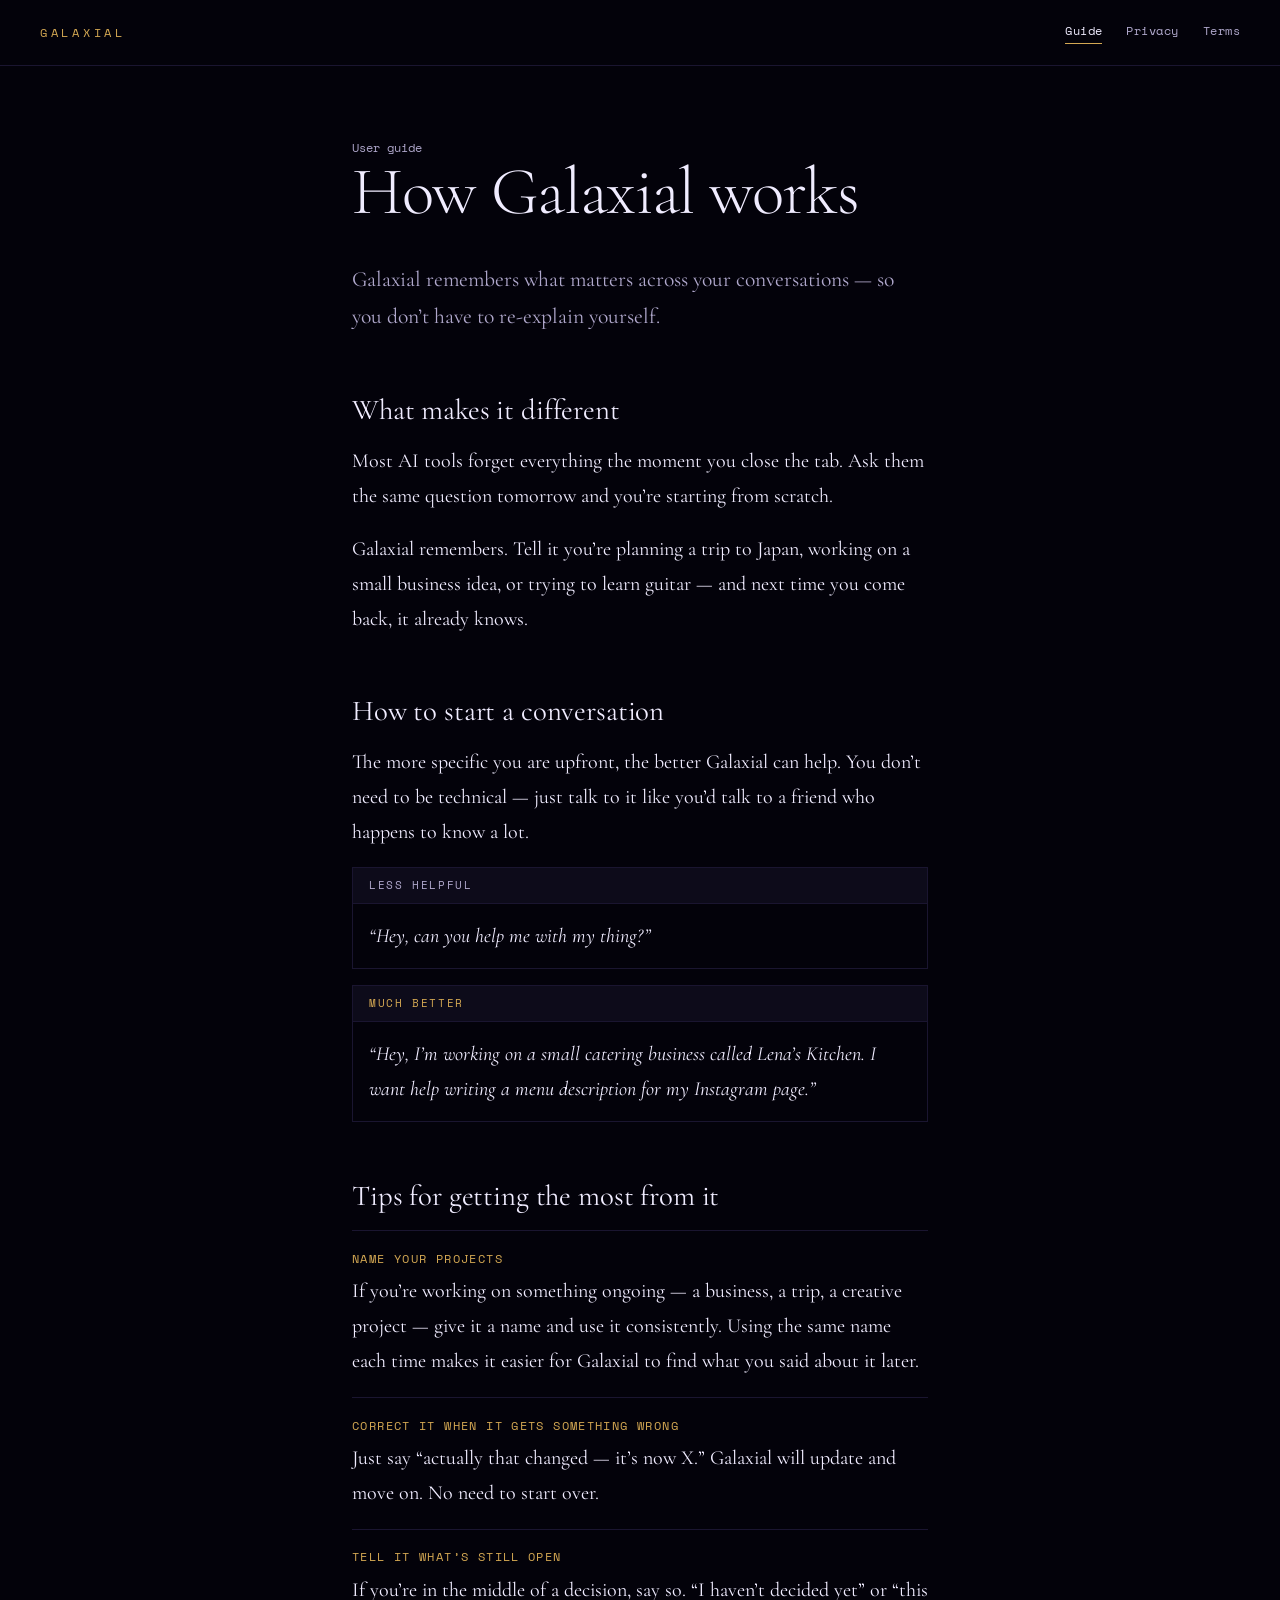
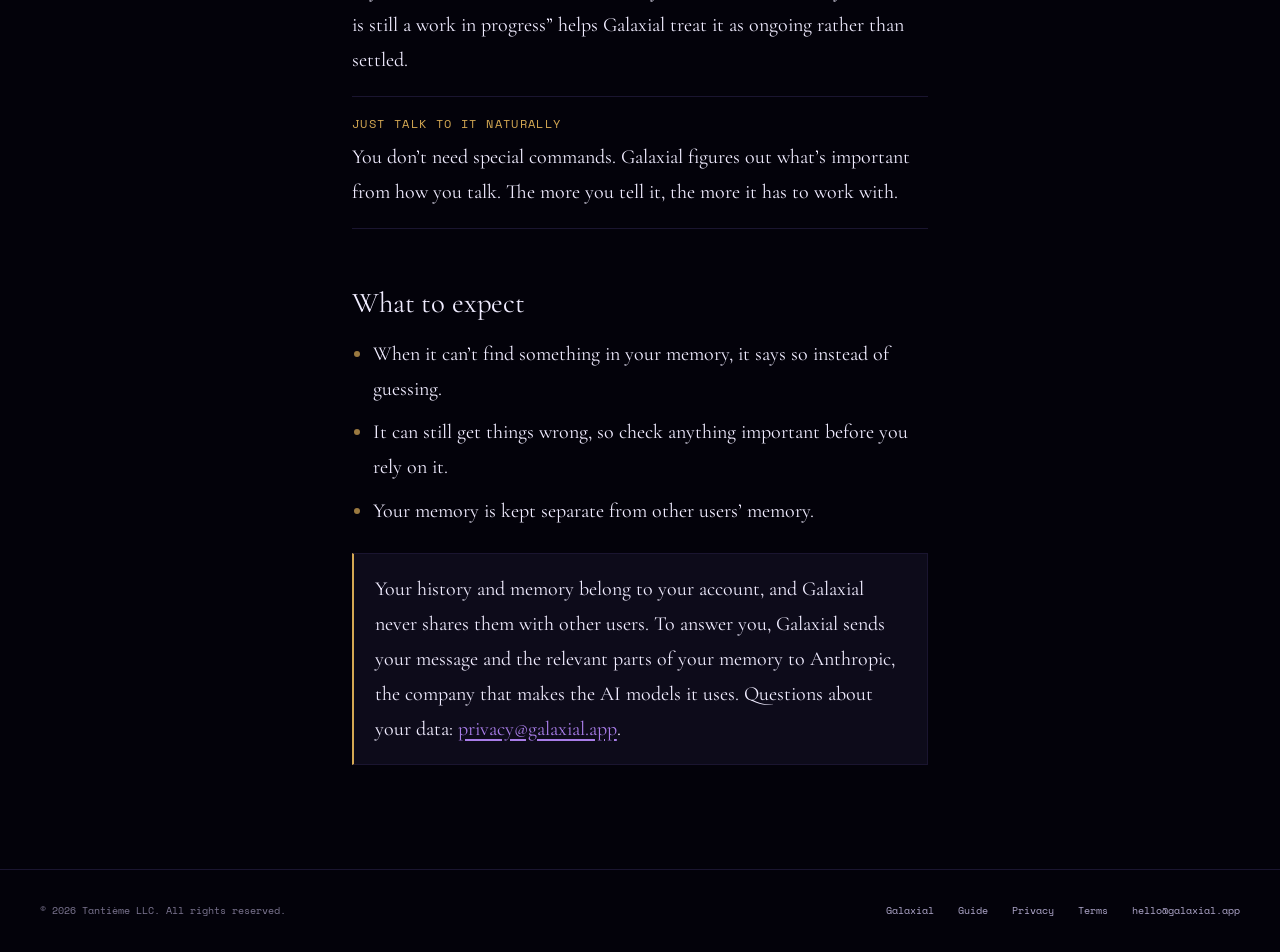
<file: docs/guide.html>
<!DOCTYPE html>
<html lang="en">
<head>
<meta charset="UTF-8">
<meta name="viewport" content="width=device-width, initial-scale=1.0">
<title>How Galaxial works — Galaxial Docs</title>
<meta name="description" content="How Galaxial’s memory works and how to get the most from it.">
<link rel="preconnect" href="https://fonts.googleapis.com">
<link rel="preconnect" href="https://fonts.gstatic.com" crossorigin>
<link href="https://fonts.googleapis.com/css2?family=Cormorant+Garamond:ital,wght@0,300;0,400;0,600;1,400&family=Space+Mono:wght@400;700&display=swap" rel="stylesheet">
<style>
:root{
  --void:#03020a;--surface:#0d0b1a;--rim:#1a1530;
  --pulse:#7b5ea7;--glow:#a87de8;--gold:#d4a853;--gold-dim:#9a7940;
  --text:#f0ecff;--muted:#b0a8cc;--accent:#ff6b35;
  --mono:'Space Mono',ui-monospace,Menlo,Consolas,monospace;
  --serif:'Cormorant Garamond',Georgia,'Times New Roman',serif;
}
*{box-sizing:border-box;}
html{scroll-behavior:smooth;}
@media (prefers-reduced-motion:reduce){html{scroll-behavior:auto;}}
body{margin:0;background:var(--void);color:var(--text);font-family:var(--serif);
  font-size:1.25rem;line-height:1.75;font-weight:400;-webkit-font-smoothing:antialiased;}
a{color:var(--glow);text-underline-offset:.2em;}
a:hover{color:var(--text);}
:focus-visible{outline:2px solid var(--gold);outline-offset:3px;}
.skip{position:absolute;left:-9999px;top:0;background:var(--gold);color:var(--void);
  font-family:var(--mono);font-size:.75rem;padding:.6rem 1rem;z-index:10;}
.skip:focus{left:1rem;top:1rem;}

.site{display:flex;justify-content:space-between;align-items:center;gap:1rem;flex-wrap:wrap;
  padding:1.3rem clamp(1.25rem,5vw,2.5rem);border-bottom:1px solid var(--rim);}
.wordmark{font-family:var(--mono);font-size:.78rem;letter-spacing:.3em;color:var(--gold);
  text-transform:uppercase;text-decoration:none;}
.site nav{display:flex;gap:1.5rem;}
.site nav a{font-family:var(--mono);font-size:.72rem;letter-spacing:.04em;color:var(--muted);
  text-decoration:none;padding-bottom:.15rem;border-bottom:1px solid transparent;}
.site nav a:hover{color:var(--text);}
.site nav a[aria-current="page"]{color:var(--text);border-bottom-color:var(--gold);}

main{max-width:40rem;margin:0 auto;padding:4.5rem clamp(1.25rem,5vw,2rem) 5rem;}
h1{font-weight:300;font-size:clamp(2.6rem,7vw,4.2rem);line-height:1;letter-spacing:-.02em;margin:0 0 1.2rem;}
.meta{font-family:var(--mono);font-size:.72rem;color:var(--muted);margin:0;}
.lede{font-size:1.35rem;color:var(--muted);margin:2.2rem 0 2.5rem;}

.toc{border-top:1px solid var(--rim);border-bottom:1px solid var(--rim);padding:1.4rem 0;margin-bottom:1rem;}
.toc ol{margin:0;padding-left:1.4rem;columns:2 14rem;column-gap:2rem;}
.toc li{font-size:1.1rem;line-height:1.6;color:var(--gold-dim);}
.toc a{color:var(--muted);text-decoration:none;}
.toc a:hover{color:var(--text);}

h2{font-weight:400;font-size:1.8rem;line-height:1.25;letter-spacing:-.005em;margin:3.5rem 0 1rem;scroll-margin-top:1.5rem;}
h2 .n{font-family:var(--mono);font-size:.78rem;color:var(--gold-dim);margin-right:.8rem;vertical-align:.3em;}
h3{font-weight:600;font-size:1.3rem;margin:2rem 0 .4rem;}
p{margin:0 0 1.1rem;}
ul{margin:0 0 1.2rem;padding-left:1.3rem;}
li{margin-bottom:.55rem;}
li::marker{color:var(--gold-dim);}
strong{font-weight:600;}

.table-wrap{overflow-x:auto;margin:1.2rem 0 1.5rem;border:1px solid var(--rim);}
table{border-collapse:collapse;width:100%;min-width:32rem;font-size:1.08rem;line-height:1.5;}
th,td{text-align:left;vertical-align:top;padding:.8rem 1rem;border-bottom:1px solid var(--rim);}
th{font-family:var(--mono);font-size:.7rem;font-weight:400;color:var(--muted);background:var(--surface);}
tr:last-child td{border-bottom:none;}
td:first-child{color:var(--gold);white-space:nowrap;}

.needs{font-family:var(--mono);font-size:.78rem;line-height:1.5;color:var(--accent);
  background:rgba(255,107,53,.08);border:1px dashed rgba(255,107,53,.55);padding:.05rem .45rem;}

footer{border-top:1px solid var(--rim);padding:2rem clamp(1.25rem,5vw,2.5rem);
  display:flex;justify-content:space-between;align-items:center;flex-wrap:wrap;gap:1rem;}
footer p{margin:0;font-family:var(--mono);font-size:.62rem;color:rgba(176,168,204,.7);}
footer nav{display:flex;gap:1.5rem;flex-wrap:wrap;}
footer nav a{font-family:var(--mono);font-size:.62rem;color:var(--muted);text-decoration:none;}
footer nav a:hover{color:var(--text);}

/* ---- docs-site components (same tokens as the legal pages) ---- */
.cards{display:grid;grid-template-columns:repeat(auto-fit,minmax(15rem,1fr));gap:1px;background:var(--rim);
  border:1px solid var(--rim);margin:1rem 0 2.5rem;}
.card{display:block;background:var(--surface);padding:1.5rem 1.6rem;text-decoration:none;color:var(--text);
  transition:background .2s;}
.card:hover{background:#120f22;color:var(--text);}
.card-label{display:block;font-family:var(--mono);font-size:.68rem;letter-spacing:.2em;text-transform:uppercase;
  color:var(--gold);margin-bottom:.5rem;}
.card-title{display:block;font-size:1.35rem;line-height:1.3;margin-bottom:.35rem;}
.card-desc{display:block;font-size:1.05rem;line-height:1.55;color:var(--muted);}
.box{background:var(--surface);border:1px solid var(--rim);border-left:2px solid var(--gold);
  padding:1.1rem 1.3rem;margin:1.5rem 0;}
.box p{margin:0;}
.example{border:1px solid var(--rim);margin:1rem 0;}
.example-label{font-family:var(--mono);font-size:.68rem;letter-spacing:.15em;text-transform:uppercase;
  padding:.5rem 1rem;border-bottom:1px solid var(--rim);background:var(--surface);}
.example-label.less{color:var(--muted);}
.example-label.better{color:var(--gold);}
.example p{margin:0;padding:.9rem 1rem;font-style:italic;}
.tips{list-style:none;padding:0;margin:0 0 1.5rem;}
.tips li{border-top:1px solid var(--rim);padding:1.1rem 0;margin:0;}
.tips li:last-child{border-bottom:1px solid var(--rim);}
.tip-title{display:block;font-family:var(--mono);font-size:.72rem;letter-spacing:.12em;text-transform:uppercase;
  color:var(--gold);margin-bottom:.35rem;}
</style>
</head>
<body>
<a class="skip" href="#content">Skip to content</a>

<header class="site">
  <a class="wordmark" href="../index.html">Galaxial</a>
  <nav aria-label="Docs">
    <a href="../docs/guide.html" aria-current="page">Guide</a>
    <a href="../legal/privacy.html">Privacy</a>
    <a href="../legal/terms.html">Terms</a>
  </nav>
</header>

<main id="content">
  <p class="meta">User guide</p>
  <h1>How Galaxial works</h1>
  <p class="lede">Galaxial remembers what matters across your conversations — so you don’t have to re-explain yourself.</p>

  <h2>What makes it different</h2>
  <p>Most AI tools forget everything the moment you close the tab. Ask them the same question tomorrow and you’re starting from scratch.</p>
  <p>Galaxial remembers. Tell it you’re planning a trip to Japan, working on a small business idea, or trying to learn guitar — and next time you come back, it already knows.</p>

  <h2>How to start a conversation</h2>
  <p>The more specific you are upfront, the better Galaxial can help. You don’t need to be technical — just talk to it like you’d talk to a friend who happens to know a lot.</p>
  <div class="example">
    <div class="example-label less">Less helpful</div>
    <p>“Hey, can you help me with my thing?”</p>
  </div>
  <div class="example">
    <div class="example-label better">Much better</div>
    <p>“Hey, I’m working on a small catering business called Lena’s Kitchen. I want help writing a menu description for my Instagram page.”</p>
  </div>

  <h2>Tips for getting the most from it</h2>
  <ul class="tips">
    <li><span class="tip-title">Name your projects</span>If you’re working on something ongoing — a business, a trip, a creative project — give it a name and use it consistently. Using the same name each time makes it easier for Galaxial to find what you said about it later.</li>
    <li><span class="tip-title">Correct it when it gets something wrong</span>Just say “actually that changed — it’s now X.” Galaxial will update and move on. No need to start over.</li>
    <li><span class="tip-title">Tell it what’s still open</span>If you’re in the middle of a decision, say so. “I haven’t decided yet” or “this is still a work in progress” helps Galaxial treat it as ongoing rather than settled.</li>
    <li><span class="tip-title">Just talk to it naturally</span>You don’t need special commands. Galaxial figures out what’s important from how you talk. The more you tell it, the more it has to work with.</li>
  </ul>

  <h2>What to expect</h2>
  <ul>
    <li>When it can’t find something in your memory, it says so instead of guessing.</li>
    <li>It can still get things wrong, so check anything important before you rely on it.</li>
    <li>Your memory is kept separate from other users’ memory.</li>
  </ul>

  <div class="box">
    <p>Your history and memory belong to your account, and Galaxial never shares them with other users. To answer you, Galaxial sends your message and the relevant parts of your memory to Anthropic, the company that makes the AI models it uses. Questions about your data: <a href="mailto:privacy@galaxial.app">privacy@galaxial.app</a>.</p>
  </div>
</main>

<footer>
  <p>© <span id="yr">2026</span> Tantième LLC. All rights reserved.</p>
  <nav aria-label="Footer">
    <a href="https://galaxial.app">Galaxial</a>
    <a href="../docs/guide.html">Guide</a>
    <a href="../legal/privacy.html">Privacy</a>
    <a href="../legal/terms.html">Terms</a>
    <a href="mailto:hello@galaxial.app">hello@galaxial.app</a>
  </nav>
</footer>
<script>document.getElementById('yr').textContent=new Date().getFullYear();</script>
</body>
</html>
</file>
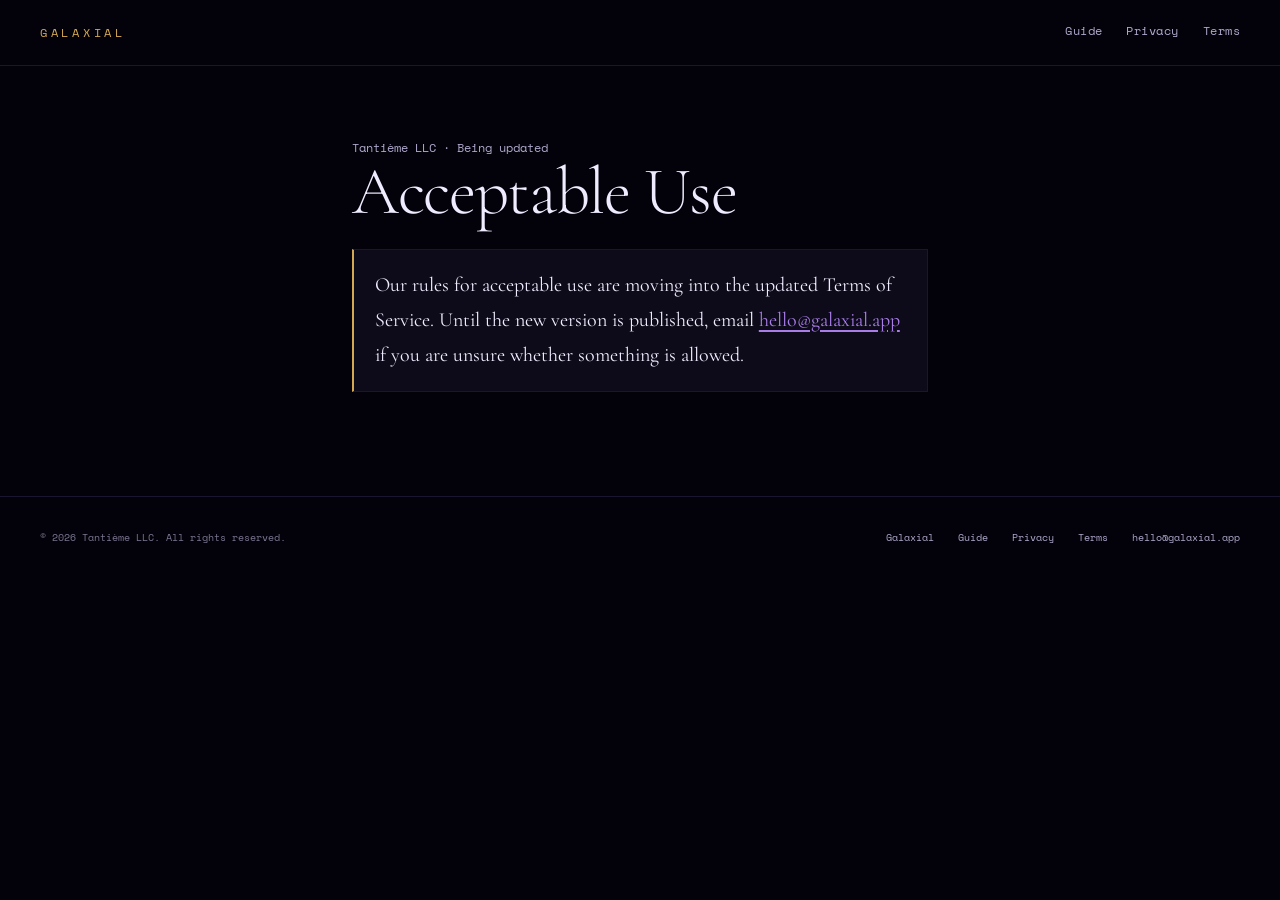
<file: legal/acceptable-use.html>
<!DOCTYPE html>
<html lang="en">
<head>
<meta charset="UTF-8">
<meta name="viewport" content="width=device-width, initial-scale=1.0">
<title>Acceptable Use — Galaxial</title>
<meta name="description" content="Acceptable Use for Galaxial, being updated.">
<link rel="preconnect" href="https://fonts.googleapis.com">
<link rel="preconnect" href="https://fonts.gstatic.com" crossorigin>
<link href="https://fonts.googleapis.com/css2?family=Cormorant+Garamond:ital,wght@0,300;0,400;0,600;1,400&family=Space+Mono:wght@400;700&display=swap" rel="stylesheet">
<style>
:root{
  --void:#03020a;--surface:#0d0b1a;--rim:#1a1530;
  --pulse:#7b5ea7;--glow:#a87de8;--gold:#d4a853;--gold-dim:#9a7940;
  --text:#f0ecff;--muted:#b0a8cc;--accent:#ff6b35;
  --mono:'Space Mono',ui-monospace,Menlo,Consolas,monospace;
  --serif:'Cormorant Garamond',Georgia,'Times New Roman',serif;
}
*{box-sizing:border-box;}
html{scroll-behavior:smooth;}
@media (prefers-reduced-motion:reduce){html{scroll-behavior:auto;}}
body{margin:0;background:var(--void);color:var(--text);font-family:var(--serif);
  font-size:1.25rem;line-height:1.75;font-weight:400;-webkit-font-smoothing:antialiased;}
a{color:var(--glow);text-underline-offset:.2em;}
a:hover{color:var(--text);}
:focus-visible{outline:2px solid var(--gold);outline-offset:3px;}
.skip{position:absolute;left:-9999px;top:0;background:var(--gold);color:var(--void);
  font-family:var(--mono);font-size:.75rem;padding:.6rem 1rem;z-index:10;}
.skip:focus{left:1rem;top:1rem;}

.site{display:flex;justify-content:space-between;align-items:center;gap:1rem;flex-wrap:wrap;
  padding:1.3rem clamp(1.25rem,5vw,2.5rem);border-bottom:1px solid var(--rim);}
.wordmark{font-family:var(--mono);font-size:.78rem;letter-spacing:.3em;color:var(--gold);
  text-transform:uppercase;text-decoration:none;}
.site nav{display:flex;gap:1.5rem;}
.site nav a{font-family:var(--mono);font-size:.72rem;letter-spacing:.04em;color:var(--muted);
  text-decoration:none;padding-bottom:.15rem;border-bottom:1px solid transparent;}
.site nav a:hover{color:var(--text);}
.site nav a[aria-current="page"]{color:var(--text);border-bottom-color:var(--gold);}

main{max-width:40rem;margin:0 auto;padding:4.5rem clamp(1.25rem,5vw,2rem) 5rem;}
h1{font-weight:300;font-size:clamp(2.6rem,7vw,4.2rem);line-height:1;letter-spacing:-.02em;margin:0 0 1.2rem;}
.meta{font-family:var(--mono);font-size:.72rem;color:var(--muted);margin:0;}
.lede{font-size:1.35rem;color:var(--muted);margin:2.2rem 0 2.5rem;}

.toc{border-top:1px solid var(--rim);border-bottom:1px solid var(--rim);padding:1.4rem 0;margin-bottom:1rem;}
.toc ol{margin:0;padding-left:1.4rem;columns:2 14rem;column-gap:2rem;}
.toc li{font-size:1.1rem;line-height:1.6;color:var(--gold-dim);}
.toc a{color:var(--muted);text-decoration:none;}
.toc a:hover{color:var(--text);}

h2{font-weight:400;font-size:1.8rem;line-height:1.25;letter-spacing:-.005em;margin:3.5rem 0 1rem;scroll-margin-top:1.5rem;}
h2 .n{font-family:var(--mono);font-size:.78rem;color:var(--gold-dim);margin-right:.8rem;vertical-align:.3em;}
h3{font-weight:600;font-size:1.3rem;margin:2rem 0 .4rem;}
p{margin:0 0 1.1rem;}
ul{margin:0 0 1.2rem;padding-left:1.3rem;}
li{margin-bottom:.55rem;}
li::marker{color:var(--gold-dim);}
strong{font-weight:600;}

.table-wrap{overflow-x:auto;margin:1.2rem 0 1.5rem;border:1px solid var(--rim);}
table{border-collapse:collapse;width:100%;min-width:32rem;font-size:1.08rem;line-height:1.5;}
th,td{text-align:left;vertical-align:top;padding:.8rem 1rem;border-bottom:1px solid var(--rim);}
th{font-family:var(--mono);font-size:.7rem;font-weight:400;color:var(--muted);background:var(--surface);}
tr:last-child td{border-bottom:none;}
td:first-child{color:var(--gold);white-space:nowrap;}

.needs{font-family:var(--mono);font-size:.78rem;line-height:1.5;color:var(--accent);
  background:rgba(255,107,53,.08);border:1px dashed rgba(255,107,53,.55);padding:.05rem .45rem;}

footer{border-top:1px solid var(--rim);padding:2rem clamp(1.25rem,5vw,2.5rem);
  display:flex;justify-content:space-between;align-items:center;flex-wrap:wrap;gap:1rem;}
footer p{margin:0;font-family:var(--mono);font-size:.62rem;color:rgba(176,168,204,.7);}
footer nav{display:flex;gap:1.5rem;flex-wrap:wrap;}
footer nav a{font-family:var(--mono);font-size:.62rem;color:var(--muted);text-decoration:none;}
footer nav a:hover{color:var(--text);}

/* ---- docs-site components (same tokens as the legal pages) ---- */
.cards{display:grid;grid-template-columns:repeat(auto-fit,minmax(15rem,1fr));gap:1px;background:var(--rim);
  border:1px solid var(--rim);margin:1rem 0 2.5rem;}
.card{display:block;background:var(--surface);padding:1.5rem 1.6rem;text-decoration:none;color:var(--text);
  transition:background .2s;}
.card:hover{background:#120f22;color:var(--text);}
.card-label{display:block;font-family:var(--mono);font-size:.68rem;letter-spacing:.2em;text-transform:uppercase;
  color:var(--gold);margin-bottom:.5rem;}
.card-title{display:block;font-size:1.35rem;line-height:1.3;margin-bottom:.35rem;}
.card-desc{display:block;font-size:1.05rem;line-height:1.55;color:var(--muted);}
.box{background:var(--surface);border:1px solid var(--rim);border-left:2px solid var(--gold);
  padding:1.1rem 1.3rem;margin:1.5rem 0;}
.box p{margin:0;}
.example{border:1px solid var(--rim);margin:1rem 0;}
.example-label{font-family:var(--mono);font-size:.68rem;letter-spacing:.15em;text-transform:uppercase;
  padding:.5rem 1rem;border-bottom:1px solid var(--rim);background:var(--surface);}
.example-label.less{color:var(--muted);}
.example-label.better{color:var(--gold);}
.example p{margin:0;padding:.9rem 1rem;font-style:italic;}
.tips{list-style:none;padding:0;margin:0 0 1.5rem;}
.tips li{border-top:1px solid var(--rim);padding:1.1rem 0;margin:0;}
.tips li:last-child{border-bottom:1px solid var(--rim);}
.tip-title{display:block;font-family:var(--mono);font-size:.72rem;letter-spacing:.12em;text-transform:uppercase;
  color:var(--gold);margin-bottom:.35rem;}
</style>
</head>
<body>
<a class="skip" href="#content">Skip to content</a>

<header class="site">
  <a class="wordmark" href="../index.html">Galaxial</a>
  <nav aria-label="Docs">
    <a href="../docs/guide.html">Guide</a>
    <a href="../legal/privacy.html">Privacy</a>
    <a href="../legal/terms.html">Terms</a>
  </nav>
</header>

<main id="content">
  <p class="meta">Tantième LLC · Being updated</p>
  <h1>Acceptable Use</h1>
  <div class="box">
    <p>Our rules for acceptable use are moving into the updated Terms of Service. Until the new version is published, email <a href="mailto:hello@galaxial.app">hello@galaxial.app</a> if you are unsure whether something is allowed.</p>
  </div>
</main>

<footer>
  <p>© <span id="yr">2026</span> Tantième LLC. All rights reserved.</p>
  <nav aria-label="Footer">
    <a href="https://galaxial.app">Galaxial</a>
    <a href="../docs/guide.html">Guide</a>
    <a href="../legal/privacy.html">Privacy</a>
    <a href="../legal/terms.html">Terms</a>
    <a href="mailto:hello@galaxial.app">hello@galaxial.app</a>
  </nav>
</footer>
<script>document.getElementById('yr').textContent=new Date().getFullYear();</script>
</body>
</html>
</file>
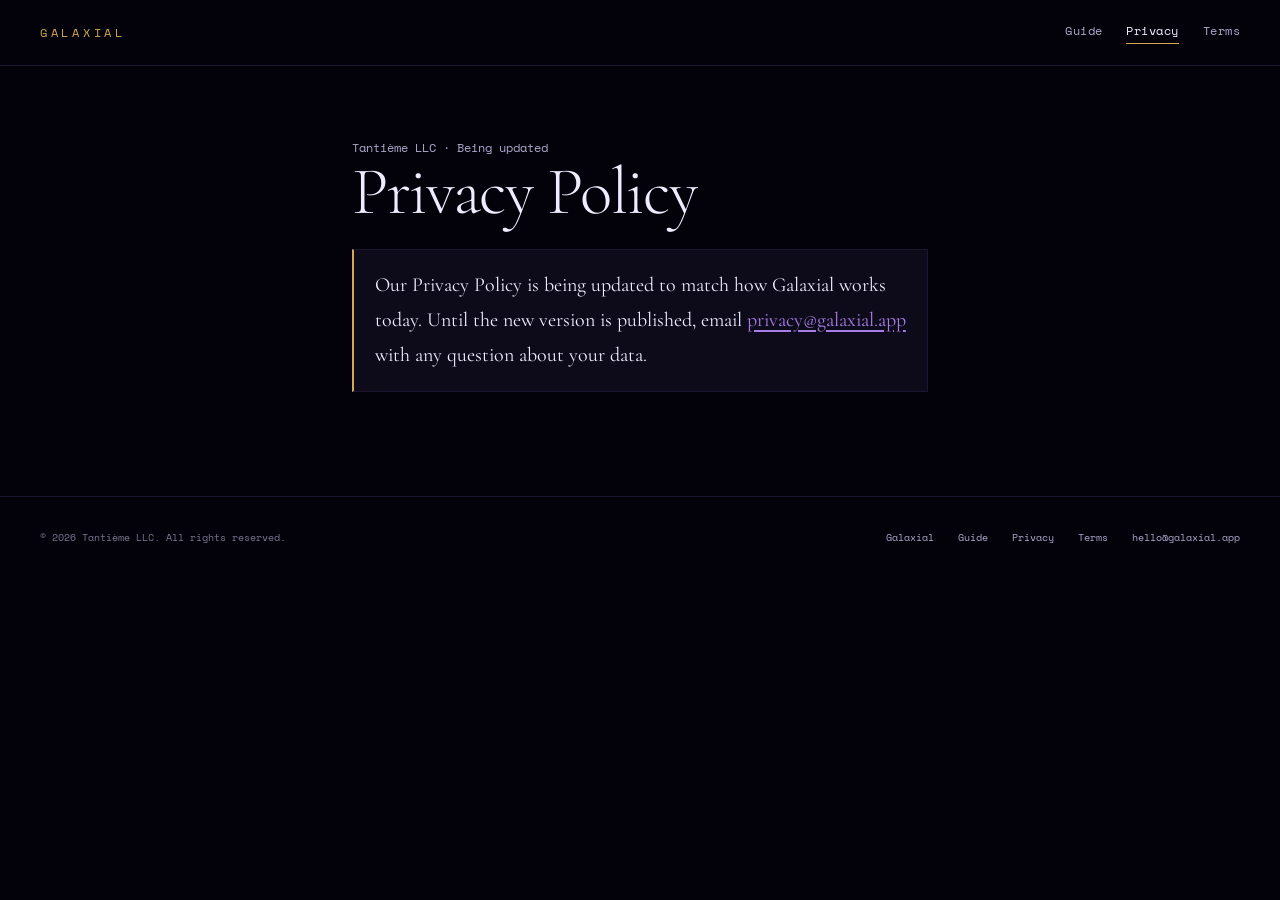
<file: legal/privacy.html>
<!DOCTYPE html>
<html lang="en">
<head>
<meta charset="UTF-8">
<meta name="viewport" content="width=device-width, initial-scale=1.0">
<title>Privacy Policy — Galaxial</title>
<meta name="description" content="Privacy Policy for Galaxial, being updated.">
<link rel="preconnect" href="https://fonts.googleapis.com">
<link rel="preconnect" href="https://fonts.gstatic.com" crossorigin>
<link href="https://fonts.googleapis.com/css2?family=Cormorant+Garamond:ital,wght@0,300;0,400;0,600;1,400&family=Space+Mono:wght@400;700&display=swap" rel="stylesheet">
<style>
:root{
  --void:#03020a;--surface:#0d0b1a;--rim:#1a1530;
  --pulse:#7b5ea7;--glow:#a87de8;--gold:#d4a853;--gold-dim:#9a7940;
  --text:#f0ecff;--muted:#b0a8cc;--accent:#ff6b35;
  --mono:'Space Mono',ui-monospace,Menlo,Consolas,monospace;
  --serif:'Cormorant Garamond',Georgia,'Times New Roman',serif;
}
*{box-sizing:border-box;}
html{scroll-behavior:smooth;}
@media (prefers-reduced-motion:reduce){html{scroll-behavior:auto;}}
body{margin:0;background:var(--void);color:var(--text);font-family:var(--serif);
  font-size:1.25rem;line-height:1.75;font-weight:400;-webkit-font-smoothing:antialiased;}
a{color:var(--glow);text-underline-offset:.2em;}
a:hover{color:var(--text);}
:focus-visible{outline:2px solid var(--gold);outline-offset:3px;}
.skip{position:absolute;left:-9999px;top:0;background:var(--gold);color:var(--void);
  font-family:var(--mono);font-size:.75rem;padding:.6rem 1rem;z-index:10;}
.skip:focus{left:1rem;top:1rem;}

.site{display:flex;justify-content:space-between;align-items:center;gap:1rem;flex-wrap:wrap;
  padding:1.3rem clamp(1.25rem,5vw,2.5rem);border-bottom:1px solid var(--rim);}
.wordmark{font-family:var(--mono);font-size:.78rem;letter-spacing:.3em;color:var(--gold);
  text-transform:uppercase;text-decoration:none;}
.site nav{display:flex;gap:1.5rem;}
.site nav a{font-family:var(--mono);font-size:.72rem;letter-spacing:.04em;color:var(--muted);
  text-decoration:none;padding-bottom:.15rem;border-bottom:1px solid transparent;}
.site nav a:hover{color:var(--text);}
.site nav a[aria-current="page"]{color:var(--text);border-bottom-color:var(--gold);}

main{max-width:40rem;margin:0 auto;padding:4.5rem clamp(1.25rem,5vw,2rem) 5rem;}
h1{font-weight:300;font-size:clamp(2.6rem,7vw,4.2rem);line-height:1;letter-spacing:-.02em;margin:0 0 1.2rem;}
.meta{font-family:var(--mono);font-size:.72rem;color:var(--muted);margin:0;}
.lede{font-size:1.35rem;color:var(--muted);margin:2.2rem 0 2.5rem;}

.toc{border-top:1px solid var(--rim);border-bottom:1px solid var(--rim);padding:1.4rem 0;margin-bottom:1rem;}
.toc ol{margin:0;padding-left:1.4rem;columns:2 14rem;column-gap:2rem;}
.toc li{font-size:1.1rem;line-height:1.6;color:var(--gold-dim);}
.toc a{color:var(--muted);text-decoration:none;}
.toc a:hover{color:var(--text);}

h2{font-weight:400;font-size:1.8rem;line-height:1.25;letter-spacing:-.005em;margin:3.5rem 0 1rem;scroll-margin-top:1.5rem;}
h2 .n{font-family:var(--mono);font-size:.78rem;color:var(--gold-dim);margin-right:.8rem;vertical-align:.3em;}
h3{font-weight:600;font-size:1.3rem;margin:2rem 0 .4rem;}
p{margin:0 0 1.1rem;}
ul{margin:0 0 1.2rem;padding-left:1.3rem;}
li{margin-bottom:.55rem;}
li::marker{color:var(--gold-dim);}
strong{font-weight:600;}

.table-wrap{overflow-x:auto;margin:1.2rem 0 1.5rem;border:1px solid var(--rim);}
table{border-collapse:collapse;width:100%;min-width:32rem;font-size:1.08rem;line-height:1.5;}
th,td{text-align:left;vertical-align:top;padding:.8rem 1rem;border-bottom:1px solid var(--rim);}
th{font-family:var(--mono);font-size:.7rem;font-weight:400;color:var(--muted);background:var(--surface);}
tr:last-child td{border-bottom:none;}
td:first-child{color:var(--gold);white-space:nowrap;}

.needs{font-family:var(--mono);font-size:.78rem;line-height:1.5;color:var(--accent);
  background:rgba(255,107,53,.08);border:1px dashed rgba(255,107,53,.55);padding:.05rem .45rem;}

footer{border-top:1px solid var(--rim);padding:2rem clamp(1.25rem,5vw,2.5rem);
  display:flex;justify-content:space-between;align-items:center;flex-wrap:wrap;gap:1rem;}
footer p{margin:0;font-family:var(--mono);font-size:.62rem;color:rgba(176,168,204,.7);}
footer nav{display:flex;gap:1.5rem;flex-wrap:wrap;}
footer nav a{font-family:var(--mono);font-size:.62rem;color:var(--muted);text-decoration:none;}
footer nav a:hover{color:var(--text);}

/* ---- docs-site components (same tokens as the legal pages) ---- */
.cards{display:grid;grid-template-columns:repeat(auto-fit,minmax(15rem,1fr));gap:1px;background:var(--rim);
  border:1px solid var(--rim);margin:1rem 0 2.5rem;}
.card{display:block;background:var(--surface);padding:1.5rem 1.6rem;text-decoration:none;color:var(--text);
  transition:background .2s;}
.card:hover{background:#120f22;color:var(--text);}
.card-label{display:block;font-family:var(--mono);font-size:.68rem;letter-spacing:.2em;text-transform:uppercase;
  color:var(--gold);margin-bottom:.5rem;}
.card-title{display:block;font-size:1.35rem;line-height:1.3;margin-bottom:.35rem;}
.card-desc{display:block;font-size:1.05rem;line-height:1.55;color:var(--muted);}
.box{background:var(--surface);border:1px solid var(--rim);border-left:2px solid var(--gold);
  padding:1.1rem 1.3rem;margin:1.5rem 0;}
.box p{margin:0;}
.example{border:1px solid var(--rim);margin:1rem 0;}
.example-label{font-family:var(--mono);font-size:.68rem;letter-spacing:.15em;text-transform:uppercase;
  padding:.5rem 1rem;border-bottom:1px solid var(--rim);background:var(--surface);}
.example-label.less{color:var(--muted);}
.example-label.better{color:var(--gold);}
.example p{margin:0;padding:.9rem 1rem;font-style:italic;}
.tips{list-style:none;padding:0;margin:0 0 1.5rem;}
.tips li{border-top:1px solid var(--rim);padding:1.1rem 0;margin:0;}
.tips li:last-child{border-bottom:1px solid var(--rim);}
.tip-title{display:block;font-family:var(--mono);font-size:.72rem;letter-spacing:.12em;text-transform:uppercase;
  color:var(--gold);margin-bottom:.35rem;}
</style>
</head>
<body>
<a class="skip" href="#content">Skip to content</a>

<header class="site">
  <a class="wordmark" href="../index.html">Galaxial</a>
  <nav aria-label="Docs">
    <a href="../docs/guide.html">Guide</a>
    <a href="../legal/privacy.html" aria-current="page">Privacy</a>
    <a href="../legal/terms.html">Terms</a>
  </nav>
</header>

<main id="content">
  <p class="meta">Tantième LLC · Being updated</p>
  <h1>Privacy Policy</h1>
  <div class="box">
    <p>Our Privacy Policy is being updated to match how Galaxial works today. Until the new version is published, email <a href="mailto:privacy@galaxial.app">privacy@galaxial.app</a> with any question about your data.</p>
  </div>
</main>

<footer>
  <p>© <span id="yr">2026</span> Tantième LLC. All rights reserved.</p>
  <nav aria-label="Footer">
    <a href="https://galaxial.app">Galaxial</a>
    <a href="../docs/guide.html">Guide</a>
    <a href="../legal/privacy.html">Privacy</a>
    <a href="../legal/terms.html">Terms</a>
    <a href="mailto:hello@galaxial.app">hello@galaxial.app</a>
  </nav>
</footer>
<script>document.getElementById('yr').textContent=new Date().getFullYear();</script>
</body>
</html>
</file>
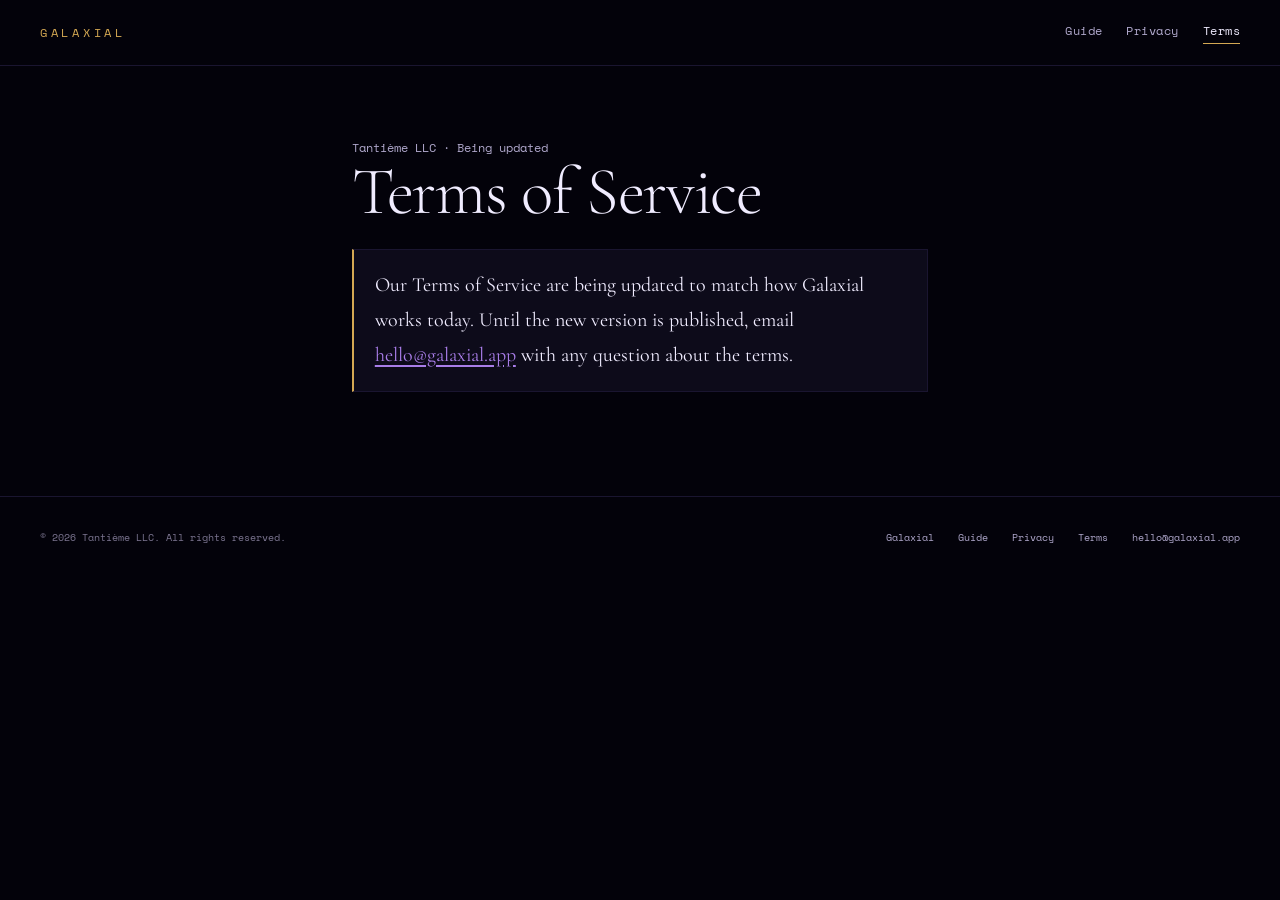
<file: legal/terms.html>
<!DOCTYPE html>
<html lang="en">
<head>
<meta charset="UTF-8">
<meta name="viewport" content="width=device-width, initial-scale=1.0">
<title>Terms of Service — Galaxial</title>
<meta name="description" content="Terms of Service for Galaxial, being updated.">
<link rel="preconnect" href="https://fonts.googleapis.com">
<link rel="preconnect" href="https://fonts.gstatic.com" crossorigin>
<link href="https://fonts.googleapis.com/css2?family=Cormorant+Garamond:ital,wght@0,300;0,400;0,600;1,400&family=Space+Mono:wght@400;700&display=swap" rel="stylesheet">
<style>
:root{
  --void:#03020a;--surface:#0d0b1a;--rim:#1a1530;
  --pulse:#7b5ea7;--glow:#a87de8;--gold:#d4a853;--gold-dim:#9a7940;
  --text:#f0ecff;--muted:#b0a8cc;--accent:#ff6b35;
  --mono:'Space Mono',ui-monospace,Menlo,Consolas,monospace;
  --serif:'Cormorant Garamond',Georgia,'Times New Roman',serif;
}
*{box-sizing:border-box;}
html{scroll-behavior:smooth;}
@media (prefers-reduced-motion:reduce){html{scroll-behavior:auto;}}
body{margin:0;background:var(--void);color:var(--text);font-family:var(--serif);
  font-size:1.25rem;line-height:1.75;font-weight:400;-webkit-font-smoothing:antialiased;}
a{color:var(--glow);text-underline-offset:.2em;}
a:hover{color:var(--text);}
:focus-visible{outline:2px solid var(--gold);outline-offset:3px;}
.skip{position:absolute;left:-9999px;top:0;background:var(--gold);color:var(--void);
  font-family:var(--mono);font-size:.75rem;padding:.6rem 1rem;z-index:10;}
.skip:focus{left:1rem;top:1rem;}

.site{display:flex;justify-content:space-between;align-items:center;gap:1rem;flex-wrap:wrap;
  padding:1.3rem clamp(1.25rem,5vw,2.5rem);border-bottom:1px solid var(--rim);}
.wordmark{font-family:var(--mono);font-size:.78rem;letter-spacing:.3em;color:var(--gold);
  text-transform:uppercase;text-decoration:none;}
.site nav{display:flex;gap:1.5rem;}
.site nav a{font-family:var(--mono);font-size:.72rem;letter-spacing:.04em;color:var(--muted);
  text-decoration:none;padding-bottom:.15rem;border-bottom:1px solid transparent;}
.site nav a:hover{color:var(--text);}
.site nav a[aria-current="page"]{color:var(--text);border-bottom-color:var(--gold);}

main{max-width:40rem;margin:0 auto;padding:4.5rem clamp(1.25rem,5vw,2rem) 5rem;}
h1{font-weight:300;font-size:clamp(2.6rem,7vw,4.2rem);line-height:1;letter-spacing:-.02em;margin:0 0 1.2rem;}
.meta{font-family:var(--mono);font-size:.72rem;color:var(--muted);margin:0;}
.lede{font-size:1.35rem;color:var(--muted);margin:2.2rem 0 2.5rem;}

.toc{border-top:1px solid var(--rim);border-bottom:1px solid var(--rim);padding:1.4rem 0;margin-bottom:1rem;}
.toc ol{margin:0;padding-left:1.4rem;columns:2 14rem;column-gap:2rem;}
.toc li{font-size:1.1rem;line-height:1.6;color:var(--gold-dim);}
.toc a{color:var(--muted);text-decoration:none;}
.toc a:hover{color:var(--text);}

h2{font-weight:400;font-size:1.8rem;line-height:1.25;letter-spacing:-.005em;margin:3.5rem 0 1rem;scroll-margin-top:1.5rem;}
h2 .n{font-family:var(--mono);font-size:.78rem;color:var(--gold-dim);margin-right:.8rem;vertical-align:.3em;}
h3{font-weight:600;font-size:1.3rem;margin:2rem 0 .4rem;}
p{margin:0 0 1.1rem;}
ul{margin:0 0 1.2rem;padding-left:1.3rem;}
li{margin-bottom:.55rem;}
li::marker{color:var(--gold-dim);}
strong{font-weight:600;}

.table-wrap{overflow-x:auto;margin:1.2rem 0 1.5rem;border:1px solid var(--rim);}
table{border-collapse:collapse;width:100%;min-width:32rem;font-size:1.08rem;line-height:1.5;}
th,td{text-align:left;vertical-align:top;padding:.8rem 1rem;border-bottom:1px solid var(--rim);}
th{font-family:var(--mono);font-size:.7rem;font-weight:400;color:var(--muted);background:var(--surface);}
tr:last-child td{border-bottom:none;}
td:first-child{color:var(--gold);white-space:nowrap;}

.needs{font-family:var(--mono);font-size:.78rem;line-height:1.5;color:var(--accent);
  background:rgba(255,107,53,.08);border:1px dashed rgba(255,107,53,.55);padding:.05rem .45rem;}

footer{border-top:1px solid var(--rim);padding:2rem clamp(1.25rem,5vw,2.5rem);
  display:flex;justify-content:space-between;align-items:center;flex-wrap:wrap;gap:1rem;}
footer p{margin:0;font-family:var(--mono);font-size:.62rem;color:rgba(176,168,204,.7);}
footer nav{display:flex;gap:1.5rem;flex-wrap:wrap;}
footer nav a{font-family:var(--mono);font-size:.62rem;color:var(--muted);text-decoration:none;}
footer nav a:hover{color:var(--text);}

/* ---- docs-site components (same tokens as the legal pages) ---- */
.cards{display:grid;grid-template-columns:repeat(auto-fit,minmax(15rem,1fr));gap:1px;background:var(--rim);
  border:1px solid var(--rim);margin:1rem 0 2.5rem;}
.card{display:block;background:var(--surface);padding:1.5rem 1.6rem;text-decoration:none;color:var(--text);
  transition:background .2s;}
.card:hover{background:#120f22;color:var(--text);}
.card-label{display:block;font-family:var(--mono);font-size:.68rem;letter-spacing:.2em;text-transform:uppercase;
  color:var(--gold);margin-bottom:.5rem;}
.card-title{display:block;font-size:1.35rem;line-height:1.3;margin-bottom:.35rem;}
.card-desc{display:block;font-size:1.05rem;line-height:1.55;color:var(--muted);}
.box{background:var(--surface);border:1px solid var(--rim);border-left:2px solid var(--gold);
  padding:1.1rem 1.3rem;margin:1.5rem 0;}
.box p{margin:0;}
.example{border:1px solid var(--rim);margin:1rem 0;}
.example-label{font-family:var(--mono);font-size:.68rem;letter-spacing:.15em;text-transform:uppercase;
  padding:.5rem 1rem;border-bottom:1px solid var(--rim);background:var(--surface);}
.example-label.less{color:var(--muted);}
.example-label.better{color:var(--gold);}
.example p{margin:0;padding:.9rem 1rem;font-style:italic;}
.tips{list-style:none;padding:0;margin:0 0 1.5rem;}
.tips li{border-top:1px solid var(--rim);padding:1.1rem 0;margin:0;}
.tips li:last-child{border-bottom:1px solid var(--rim);}
.tip-title{display:block;font-family:var(--mono);font-size:.72rem;letter-spacing:.12em;text-transform:uppercase;
  color:var(--gold);margin-bottom:.35rem;}
</style>
</head>
<body>
<a class="skip" href="#content">Skip to content</a>

<header class="site">
  <a class="wordmark" href="../index.html">Galaxial</a>
  <nav aria-label="Docs">
    <a href="../docs/guide.html">Guide</a>
    <a href="../legal/privacy.html">Privacy</a>
    <a href="../legal/terms.html" aria-current="page">Terms</a>
  </nav>
</header>

<main id="content">
  <p class="meta">Tantième LLC · Being updated</p>
  <h1>Terms of Service</h1>
  <div class="box">
    <p>Our Terms of Service are being updated to match how Galaxial works today. Until the new version is published, email <a href="mailto:hello@galaxial.app">hello@galaxial.app</a> with any question about the terms.</p>
  </div>
</main>

<footer>
  <p>© <span id="yr">2026</span> Tantième LLC. All rights reserved.</p>
  <nav aria-label="Footer">
    <a href="https://galaxial.app">Galaxial</a>
    <a href="../docs/guide.html">Guide</a>
    <a href="../legal/privacy.html">Privacy</a>
    <a href="../legal/terms.html">Terms</a>
    <a href="mailto:hello@galaxial.app">hello@galaxial.app</a>
  </nav>
</footer>
<script>document.getElementById('yr').textContent=new Date().getFullYear();</script>
</body>
</html>
</file>
